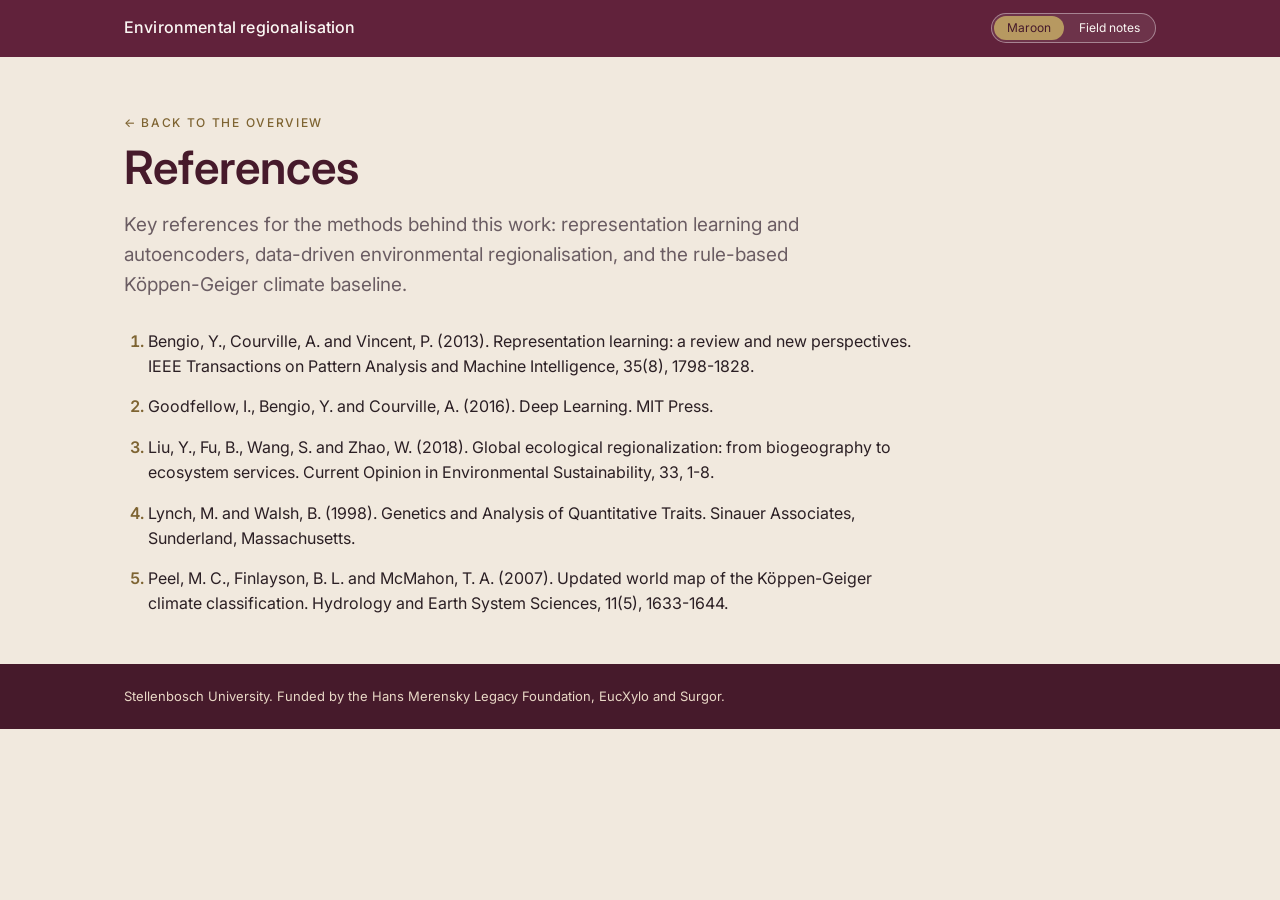
<file: references.html>
<!DOCTYPE html>
<html lang="en">
<head>
  <meta charset="utf-8">
  <meta name="viewport" content="width=device-width, initial-scale=1">
  <title>References - A feature-learning approach to environmental regionalisation</title>
  <script>try { var t = localStorage.getItem('siteTheme'); if (t) document.documentElement.setAttribute('data-theme', t); } catch (e) {}</script>
  <link rel="preconnect" href="https://fonts.googleapis.com">
  <link rel="preconnect" href="https://fonts.gstatic.com" crossorigin>
  <link href="https://fonts.googleapis.com/css2?family=Fraunces:opsz,wght@9..144,400;9..144,500;9..144,600&family=Inter:wght@400;500;600&display=swap" rel="stylesheet">
  <link rel="stylesheet" href="css/styles.css?v=3">
</head>
<body>
  <header class="site-header">
    <div class="wrap header-inner">
      <span class="brand"><a href="index.html" class="brand-link">Environmental regionalisation</a></span>
      <div class="theme-switch" role="group" aria-label="Visual theme">
        <button type="button" data-theme-set="maroon" class="active">Maroon</button>
        <button type="button" data-theme-set="fable">Field notes</button>
      </div>
    </div>
  </header>

  <main>
    <section class="hero">
      <div class="wrap">
        <p class="eyebrow"><a href="index.html" class="back-link">&larr; Back to the overview</a></p>
        <h1>References</h1>
        <p class="lede">Key references for the methods behind this work: representation learning and autoencoders, data-driven environmental regionalisation, and the rule-based K&ouml;ppen-Geiger climate baseline.</p>
        <ol class="ref-list">
          <li>Bengio, Y., Courville, A. and Vincent, P. (2013). Representation learning: a review and new perspectives. IEEE Transactions on Pattern Analysis and Machine Intelligence, 35(8), 1798-1828.</li>
          <li>Goodfellow, I., Bengio, Y. and Courville, A. (2016). Deep Learning. MIT Press.</li>
          <li>Liu, Y., Fu, B., Wang, S. and Zhao, W. (2018). Global ecological regionalization: from biogeography to ecosystem services. Current Opinion in Environmental Sustainability, 33, 1-8.</li>
          <li>Lynch, M. and Walsh, B. (1998). Genetics and Analysis of Quantitative Traits. Sinauer Associates, Sunderland, Massachusetts.</li>
          <li id="ref-peel">Peel, M. C., Finlayson, B. L. and McMahon, T. A. (2007). Updated world map of the K&ouml;ppen-Geiger climate classification. Hydrology and Earth System Sciences, 11(5), 1633-1644.</li>
        </ol>
      </div>
    </section>
  </main>

  <footer class="site-footer">
    <div class="wrap">
      <p>Stellenbosch University. Funded by the Hans Merensky Legacy Foundation, EucXylo and Surgor.</p>
    </div>
  </footer>

  <script>
    (function () {
      var buttons = Array.prototype.slice.call(document.querySelectorAll('[data-theme-set]'));
      function applyTheme(name) {
        document.documentElement.setAttribute('data-theme', name);
        try { localStorage.setItem('siteTheme', name); } catch (e) {}
        buttons.forEach(function (b) { b.classList.toggle('active', b.getAttribute('data-theme-set') === name); });
      }
      buttons.forEach(function (b) {
        b.addEventListener('click', function () { applyTheme(b.getAttribute('data-theme-set')); });
      });
      var saved = 'maroon';
      try { saved = localStorage.getItem('siteTheme') || 'maroon'; } catch (e) {}
      applyTheme(saved);
    })();
  </script>
</body>
</html>
</file>
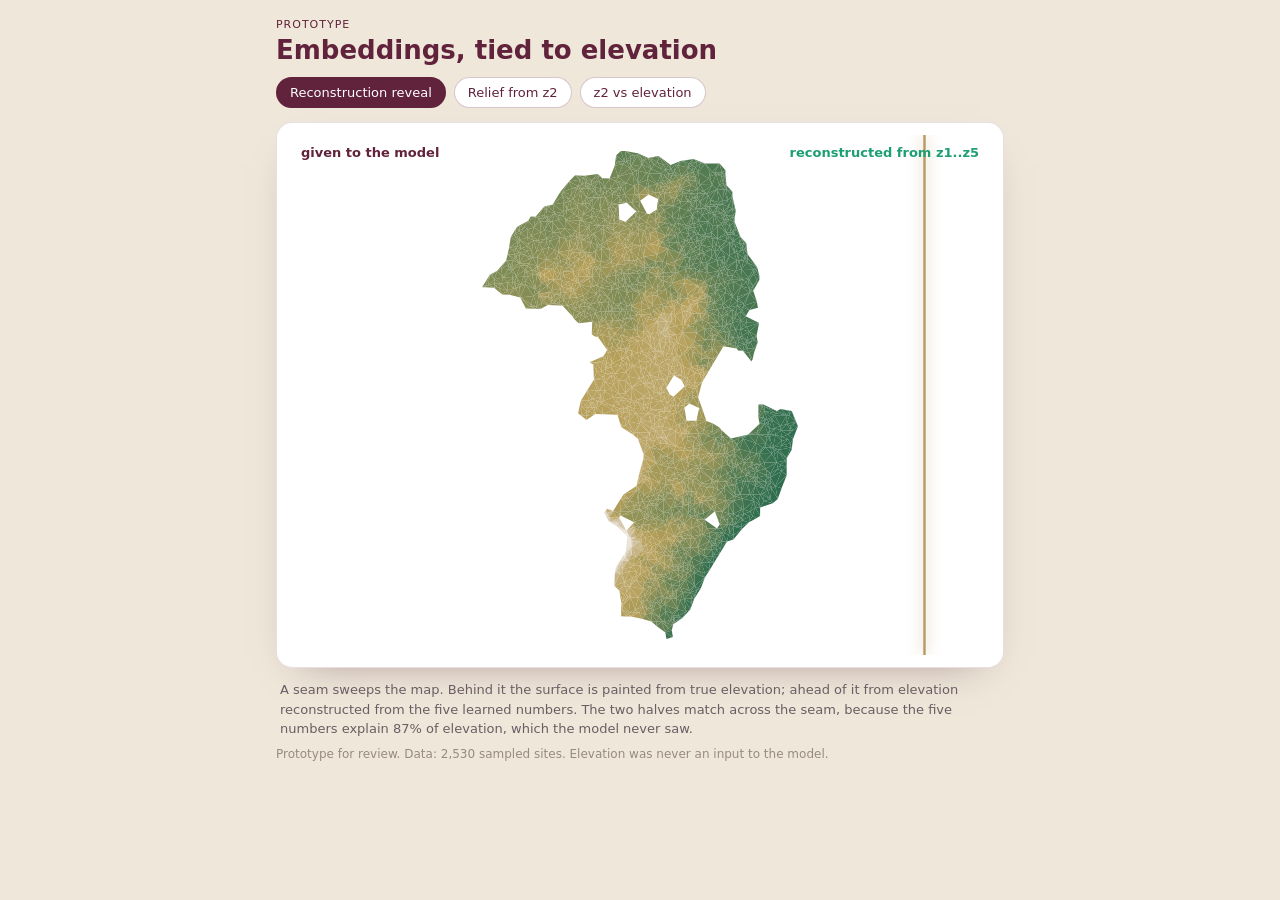
<file: prototypes/animations.html>
<!doctype html>
<html lang="en">
<head>
  <meta charset="utf-8">
  <meta name="viewport" content="width=device-width, initial-scale=1">
  <title>Embedding + elevation animations (prototype)</title>
  <style>
    :root { --paper:#FBF8F4; --ink:#2B1F24; --muted:#6B5D63; --maroon:#61223B; --gold:#B79961; }
    * { box-sizing: border-box; }
    body { margin:0; background:#efe7da; color:var(--ink);
      font-family:'Inter',system-ui,-apple-system,Segoe UI,Roboto,sans-serif; }
    .wrap { max-width: 760px; margin: 0 auto; padding: 18px 16px 40px; }
    .tag { font-size:11px; letter-spacing:.09em; text-transform:uppercase; color:var(--maroon); }
    h1 { font-size: clamp(20px,3vw,26px); margin:4px 0 12px; color:var(--maroon); }
    .modes { display:flex; flex-wrap:wrap; gap:8px; margin-bottom:14px; }
    .modes button { border:1px solid rgba(97,34,59,0.25); background:#fff; color:var(--maroon);
      border-radius:999px; padding:7px 13px; font:inherit; font-size:13px; cursor:pointer; }
    .modes button.active { background:var(--maroon); color:#fff; border-color:transparent; }
    .card { background:#fff; border:1px solid rgba(97,34,59,0.14); border-radius:16px; padding:12px;
      box-shadow:0 16px 40px -26px rgba(70,26,43,0.5); }
    canvas { display:block; width:100%; height:520px; border-radius:10px; }
    @media (max-width:640px){ canvas { height:440px; } }
    .cap { margin:12px 4px 0; font-size:13px; line-height:1.5; color:var(--muted); }
    .hint { margin-top:8px; font-size:12px; color:#998a80; }
  </style>
</head>
<body>
  <div class="wrap">
    <div class="tag">Prototype</div>
    <h1>Embeddings, tied to elevation</h1>
    <div class="modes" id="modes">
      <button data-mode="reveal" class="active">Reconstruction reveal</button>
      <button data-mode="relief">Relief from z2</button>
      <button data-mode="scatter">z2 vs elevation</button>
    </div>
    <div class="card">
      <canvas id="c" aria-label="Animation"></canvas>
    </div>
    <p class="cap" id="cap"></p>
    <p class="hint">Prototype for review. Data: 2,530 sampled sites. Elevation was never an input to the model.</p>
  </div>

  <script src="prototype_data.js"></script>
  <script>
  (function () {
    var cvs = document.getElementById('c'), ctx = cvs.getContext('2d');
    var W = 0, H = 0, DPR = 1;
    var FONT = "'Inter',system-ui,sans-serif";
    var COL = { maroon:'#61223B', gold:'#B79961', ink:'#2B1F24', sub:'#8A7A73', recon:'#1D9E75' };

    var ELEV_STOPS = [[0,[47,110,79]],[0.45,[183,160,90]],[0.78,[214,200,176]],[1,[245,242,236]]];
    function clamp(v,a,b){ return v<a?a:(v>b?b:v); }
    function ease(t){ t=clamp(t,0,1); return t*t*(3-2*t); }
    function lerp(a,b,t){ return a+(b-a)*t; }
    function ramp(st,t){ t=clamp(t,0,1); for(var i=0;i<st.length-1;i++){ if(t<=st[i+1][0]){ var a=st[i],b=st[i+1],u=(t-a[0])/((b[0]-a[0])||1); return [lerp(a[1][0],b[1][0],u),lerp(a[1][1],b[1][1],u),lerp(a[1][2],b[1][2],u)]; } } return st[st.length-1][1]; }
    function rgb(c){ return 'rgb('+(c[0]|0)+','+(c[1]|0)+','+(c[2]|0)+')'; }
    function shade(c,s){ return rgb([c[0]*s,c[1]*s,c[2]*s]); }

    var D = null, px = null, py = null;
    var rTrue = null, rRecon = null;             // offscreen rasters (reveal)
    var rZ2 = null, rElev = null, lightT = -1;   // offscreen reliefs (relief)
    var IX = { lon:0, lat:1, elev:2, z2:4, z4:6, ehat:8 };

    function project() {
      var b = D.bounds, lon0=b.lon[0], lon1=b.lon[1], lat0=b.lat[0], lat1=b.lat[1];
      var midlat = (lat0+lat1)/2, cosl = Math.cos(midlat*Math.PI/180);
      var spanX = (lon1-lon0)*cosl, spanY = (lat1-lat0);
      var m = 16, availW = W-2*m, availH = H-2*m;
      var sc = Math.min(availW/spanX, availH/spanY);
      var offX = (W - spanX*sc)/2, offY = (H - spanY*sc)/2;
      var s = D.sites, n = s.length;
      px = new Float32Array(n); py = new Float32Array(n);
      for (var i=0;i<n;i++){
        var ux = (s[i][0]-lon0)*cosl, uy = (s[i][1]-lat0);
        px[i] = offX + ux*sc;
        py[i] = offY + (spanY-uy)*sc;
      }
    }

    function norm(val, rng){ return clamp((val-rng[0])/((rng[1]-rng[0])||1), 0, 1); }

    // ---- offscreen field raster (reveal): flat-fill triangles by a value index ----
    function buildField(valIdx, rngKey) {
      var off = document.createElement('canvas'); off.width=Math.round(W*DPR); off.height=Math.round(H*DPR);
      var o = off.getContext('2d'); o.setTransform(DPR,0,0,DPR,0,0);
      var s=D.sites, t=D.tris, rng=D.ranges[rngKey];
      for (var k=0;k<t.length;k++){
        var a=t[k][0],b=t[k][1],c=t[k][2];
        var mv=(s[a][valIdx]+s[b][valIdx]+s[c][valIdx])/3;
        o.beginPath(); o.moveTo(px[a],py[a]); o.lineTo(px[b],py[b]); o.lineTo(px[c],py[c]); o.closePath();
        o.fillStyle = rgb(ramp(ELEV_STOPS, norm(mv,rng)));
        o.fill();
      }
      return off;
    }

    // ---- offscreen relief raster (relief): shaded by a height index ----
    function buildRelief(hIdx, rngKey, hScale, L, flip) {
      var off = document.createElement('canvas'); off.width=Math.round(W*DPR); off.height=Math.round(H*DPR);
      var o = off.getContext('2d'); o.setTransform(DPR,0,0,DPR,0,0);
      var s=D.sites, t=D.tris, rng=D.ranges[rngKey];
      function hAt(i){ return norm((s[i][hIdx]*(flip||1)), rng); }
      var Ln = Math.hypot(L[0],L[1],L[2]); var lx=L[0]/Ln, ly=L[1]/Ln, lz=L[2]/Ln;
      for (var k=0;k<t.length;k++){
        var a=t[k][0],b=t[k][1],c=t[k][2];
        var ha=hAt(a),hb=hAt(b),hc=hAt(c);
        // math coords: X=px, Y=-py (up), Z=height
        var ax=px[a],ay=-py[a],az=ha*hScale, bx=px[b],by=-py[b],bz=hb*hScale, cx=px[c],cy=-py[c],cz=hc*hScale;
        var ux=bx-ax,uy=by-ay,uz=bz-az, vx=cx-ax,vy=cy-ay,vz=cz-az;
        var nx=uy*vz-uz*vy, ny=uz*vx-ux*vz, nz=ux*vy-uy*vx;
        var nl=Math.hypot(nx,ny,nz)||1; if(nz<0){nx=-nx;ny=-ny;nz=-nz;}
        var sh = clamp((nx*lx+ny*ly+nz*lz)/nl, 0, 1);
        sh = 0.34 + 0.66*sh;
        var mv=(ha+hb+hc)/3;
        o.beginPath(); o.moveTo(px[a],py[a]); o.lineTo(px[b],py[b]); o.lineTo(px[c],py[c]); o.closePath();
        o.fillStyle = shade(ramp(ELEV_STOPS, mv), sh);
        o.fill();
      }
      return off;
    }

    function rebuild() {
      project();
      rTrue = buildField(IX.elev, 'elev');
      rRecon = buildField(IX.ehat, 'elev');
      rZ2 = null; rElev = null; lightT = -1;     // relief rebuilt lazily on light step
    }

    function resize() {
      DPR = Math.min(window.devicePixelRatio||1, 2);
      W = cvs.clientWidth||700; H = cvs.clientHeight||520;
      cvs.width = Math.round(W*DPR); cvs.height = Math.round(H*DPR);
      ctx.setTransform(DPR,0,0,DPR,0,0);
      if (D) rebuild();
    }

    // -------------------- modes --------------------
    function drawReveal(T) {
      var seam = (0.5 + 0.5*Math.sin(T*0.7)) * W;      // sweeps left-right
      ctx.drawImage(rTrue, 0,0,W,H);
      ctx.save(); ctx.beginPath(); ctx.rect(seam,0,W-seam,H); ctx.clip();
      ctx.drawImage(rRecon, 0,0,W,H); ctx.restore();
      // seam line + glow
      ctx.save();
      ctx.shadowColor='rgba(183,153,97,0.8)'; ctx.shadowBlur=14;
      ctx.strokeStyle=COL.gold; ctx.lineWidth=2.4; ctx.beginPath(); ctx.moveTo(seam,0); ctx.lineTo(seam,H); ctx.stroke();
      ctx.restore();
      ctx.font='600 13px '+FONT; ctx.textBaseline='top';
      ctx.fillStyle=COL.maroon; ctx.textAlign='left';  ctx.fillText('given to the model', 12, 12);
      ctx.fillStyle=COL.recon;  ctx.textAlign='right'; ctx.fillText('reconstructed from z1..z5', W-12, 12);
    }

    function drawRelief(T) {
      var ang = T*0.45;
      var L = [Math.cos(ang)*0.7, 0.78, Math.sin(ang)*0.7];
      var step = Math.floor(T*7);                       // re-light ~7x/sec
      if (step !== lightT) {
        lightT = step;
        var hs = 0.20*H;
        rZ2 = buildRelief(IX.z2, 'z2', hs, L, D.z2_flip);
        rElev = buildRelief(IX.elev, 'elev', hs, L, 1);
      }
      var blend = 0.5 + 0.5*Math.sin(T*0.55);           // 0=z2 relief, 1=elevation relief
      ctx.globalAlpha = 1; ctx.drawImage(rZ2,0,0,W,H);
      ctx.globalAlpha = ease(blend); ctx.drawImage(rElev,0,0,W,H); ctx.globalAlpha=1;
      ctx.font='600 13px '+FONT; ctx.textBaseline='top'; ctx.textAlign='left';
      ctx.fillStyle=COL.maroon; ctx.fillText(blend<0.5?'relief built from z2 only':'real elevation', 12, 12);
      ctx.font='12px '+FONT; ctx.fillStyle=COL.sub;
      ctx.fillText('Spearman(z2, elevation) = 0.83', 12, 32);
    }

    // scatter state
    var scP = null;
    function setupScatter(){ scP = D.sites.map(function(_,i){ return { hx:px[i], hy:py[i] }; }); }
    function axisRect(){ return { l: 64, r: W-22, t: 26, b: H-40 }; }
    function drawScatter(T) {
      if (!scP || scP.length!==D.sites.length) setupScatter();
      var R = axisRect();
      var period = 9.0, ph = (T % period);
      var useZ4 = ph > period/2;                        // first half z2, second half z4
      var local = useZ4 ? (ph-period/2) : ph;
      var t = ease(clamp(local/1.6, 0, 1));             // assemble over 1.6s, then hold
      var idx = useZ4 ? IX.z4 : IX.z2, rngKey = useZ4 ? 'z4' : 'z2';
      var rng = D.ranges[rngKey], er = D.ranges.elev, flip = useZ4?1:D.z2_flip;
      // axes
      ctx.strokeStyle='rgba(120,100,90,0.35)'; ctx.lineWidth=1;
      ctx.beginPath(); ctx.moveTo(R.l,R.t); ctx.lineTo(R.l,R.b); ctx.lineTo(R.r,R.b); ctx.stroke();
      ctx.fillStyle=COL.sub; ctx.font='12px '+FONT;
      ctx.save(); ctx.translate(18,(R.t+R.b)/2); ctx.rotate(-Math.PI/2); ctx.textAlign='center'; ctx.fillText('elevation',0,0); ctx.restore();
      ctx.textAlign='center'; ctx.textBaseline='top'; ctx.fillText(useZ4?'latent z4':'latent z2 (height axis)',(R.l+R.r)/2,R.b+14);
      var s=D.sites;
      for (var i=0;i<s.length;i++){
        var tx = R.l + norm(s[i][idx]*flip, rng)*(R.r-R.l);
        var ty = R.b - norm(s[i][IX.elev], er)*(R.b-R.t);
        var x = lerp(scP[i].hx, tx, t), y = lerp(scP[i].hy, ty, t);
        var c = ramp(ELEV_STOPS, norm(s[i][IX.elev], er));
        ctx.beginPath(); ctx.arc(x,y,2.4,0,7); ctx.fillStyle=rgb(c); ctx.globalAlpha=0.82; ctx.fill();
      }
      ctx.globalAlpha=1;
      // regression line + rho (only when assembled)
      if (t>0.85){
        var rho = useZ4 ? D.spearman.z4 : D.spearman.z2;
        if (!useZ4){
          ctx.strokeStyle=COL.maroon; ctx.lineWidth=2; ctx.globalAlpha=clamp((t-0.85)/0.15,0,1);
          ctx.beginPath(); ctx.moveTo(R.l, R.b-0.06*(R.b-R.t)); ctx.lineTo(R.r, R.t+0.06*(R.b-R.t)); ctx.stroke();
          ctx.globalAlpha=1;
        }
        ctx.fillStyle=COL.maroon; ctx.font='600 13px '+FONT; ctx.textAlign='right'; ctx.textBaseline='top';
        ctx.fillText('Spearman = '+(rho>=0?'+':'')+rho.toFixed(2), R.r-6, R.t+4);
      }
    }

    var CAPS = {
      reveal: 'A seam sweeps the map. Behind it the surface is painted from true elevation; ahead of it from elevation reconstructed from the five learned numbers. The two halves match across the seam, because the five numbers explain 87% of elevation, which the model never saw.',
      relief: 'A shaded mountain relief built only from latent axis z2, cross-faded against the relief of real elevation. The ridges and basins coincide, so a single learned number traces the terrain.',
      scatter: 'Every site flies from its map position into a plot of z2 against elevation, landing on a tight rising band (Spearman 0.83). The second beat re-sorts by z4, which carries almost no height signal (0.10), so the cloud stays formless.'
    };

    var mode = 'reveal', CLOCK = 0, last = null;
    function frame(ts){
      if (last==null) last=ts; var dt=Math.min((ts-last)/1000,0.05); last=ts; CLOCK+=dt;
      ctx.clearRect(0,0,W,H);
      if (D){
        if (mode==='reveal') drawReveal(CLOCK);
        else if (mode==='relief') drawRelief(CLOCK);
        else drawScatter(CLOCK);
      }
      requestAnimationFrame(frame);
    }

    document.getElementById('modes').addEventListener('click', function(e){
      var b = e.target.closest('button'); if(!b) return;
      mode = b.getAttribute('data-mode'); CLOCK = 0; scP = null;
      [].forEach.call(this.querySelectorAll('button'), function(x){ x.classList.toggle('active', x===b); });
      document.getElementById('cap').textContent = CAPS[mode];
    });

    if (window.ResizeObserver) new ResizeObserver(resize).observe(cvs);
    window.addEventListener('resize', resize);

    if (window.PROTOTYPE_DATA) {
      D = window.PROTOTYPE_DATA; resize();
      document.getElementById('cap').textContent = CAPS.reveal;
      requestAnimationFrame(frame);
    } else {
      document.getElementById('cap').textContent = 'Could not load data (prototype_data.js missing).';
    }
  })();
  </script>
</body>
</html>
</file>
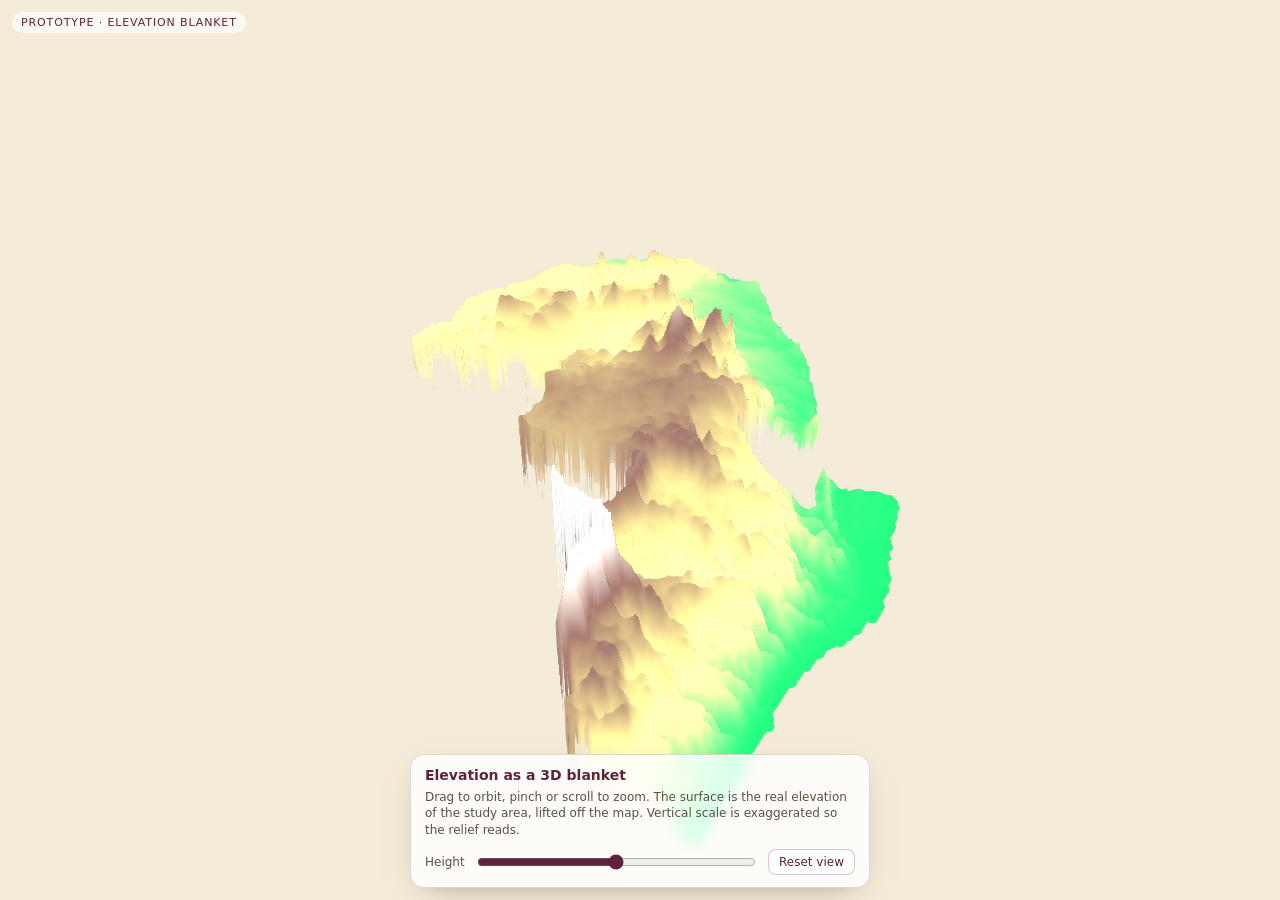
<file: prototypes/terrain3d.html>
<!doctype html>
<html lang="en">
<head>
  <meta charset="utf-8">
  <meta name="viewport" content="width=device-width, initial-scale=1, maximum-scale=1, user-scalable=no">
  <title>3D elevation blanket (prototype)</title>
  <style>
    :root { --paper: #F4ECD8; --ink: #3a2f23; --maroon: #61223B; --gold: #B79961; }
    * { box-sizing: border-box; }
    html, body { margin: 0; height: 100%; background: var(--paper); color: var(--ink);
      font-family: 'Inter', system-ui, -apple-system, Segoe UI, Roboto, sans-serif; overflow: hidden; }
    #app { position: fixed; inset: 0; }
    canvas { display: block; touch-action: none; }
    .panel { position: fixed; left: 12px; right: 12px; bottom: 12px; margin: 0 auto; max-width: 460px;
      background: rgba(255,255,255,0.82); backdrop-filter: blur(6px);
      border: 1px solid rgba(97,34,59,0.18); border-radius: 14px; padding: 12px 14px;
      box-shadow: 0 10px 30px -16px rgba(70,26,43,0.5); }
    .panel h1 { font-size: 14px; margin: 0 0 6px; color: var(--maroon); }
    .panel p { font-size: 12px; line-height: 1.4; margin: 0 0 10px; color: #5b5043; }
    .row { display: flex; align-items: center; gap: 10px; font-size: 12px; }
    .row label { white-space: nowrap; color: #5b5043; }
    input[type=range] { flex: 1; accent-color: var(--maroon); }
    .row button { border: 1px solid rgba(97,34,59,0.25); background: #fff; color: var(--maroon);
      border-radius: 8px; padding: 5px 10px; font: inherit; font-size: 12px; cursor: pointer; }
    .tag { position: fixed; top: 12px; left: 12px; font-size: 11px; letter-spacing: .08em;
      text-transform: uppercase; color: var(--maroon); background: rgba(255,255,255,0.7);
      padding: 4px 9px; border-radius: 999px; }
    #loading { position: fixed; inset: 0; display: flex; align-items: center; justify-content: center;
      font-size: 13px; color: #6b5d4a; }
  </style>
</head>
<body>
  <div id="app"></div>
  <div class="tag">Prototype &middot; elevation blanket</div>
  <div id="loading">Building the terrain&hellip;</div>
  <div class="panel">
    <h1>Elevation as a 3D blanket</h1>
    <p>Drag to orbit, pinch or scroll to zoom. The surface is the real elevation of the study area, lifted off the map. Vertical scale is exaggerated so the relief reads.</p>
    <div class="row">
      <label for="exag">Height</label>
      <input id="exag" type="range" min="0.4" max="4" step="0.05" value="2.2">
      <button id="reset" type="button">Reset view</button>
    </div>
  </div>

  <!-- Self-contained: vendored three.js + OrbitControls (classic scripts) and the
       DEM embedded as data URIs, so the page also works opened as a local file. -->
  <script src="vendor/three.min.js"></script>
  <script src="vendor/OrbitControls.js"></script>
  <script src="dem_data.js"></script>
  <script>
  (function () {
    var loadingEl = document.getElementById('loading');
    if (!window.THREE) { loadingEl.textContent = 'three.js failed to load.'; return; }
    if (!window.DEM_COLOR) { loadingEl.textContent = 'Elevation data failed to load.'; return; }

    var PAPER = 0xF4ECD8;
    var app = document.getElementById('app');

    var renderer = new THREE.WebGLRenderer({ antialias: true });
    renderer.setPixelRatio(Math.min(window.devicePixelRatio || 1, 2));
    renderer.setSize(window.innerWidth, window.innerHeight);
    renderer.outputEncoding = THREE.sRGBEncoding;
    renderer.setClearColor(PAPER, 1);
    app.appendChild(renderer.domElement);

    var scene = new THREE.Scene();
    scene.fog = new THREE.Fog(PAPER, 16, 34);

    var camera = new THREE.PerspectiveCamera(48, window.innerWidth / window.innerHeight, 0.1, 200);
    var START = new THREE.Vector3(0.2, 8.5, 9.5);
    camera.position.copy(START);

    var controls = new THREE.OrbitControls(camera, renderer.domElement);
    controls.enableDamping = true;
    controls.dampingFactor = 0.08;
    controls.minDistance = 4;
    controls.maxDistance = 26;
    controls.maxPolarAngle = 1.45;
    controls.target.set(0, 0.4, 0);

    scene.add(new THREE.AmbientLight(0xffffff, 0.62));
    var sun = new THREE.DirectionalLight(0xfff4e0, 1.25);
    sun.position.set(-6, 9, 4);
    scene.add(sun);
    var rim = new THREE.DirectionalLight(0x9fb6c8, 0.35);
    rim.position.set(5, 4, -6);
    scene.add(rim);

    // Plane sized to the study-area aspect (portrait); textures map onto it.
    var geo = new THREE.PlaneGeometry(6.5, 10, 220, 300);
    geo.rotateX(-Math.PI / 2);

    var exagEl = document.getElementById('exag');
    var loader = new THREE.TextureLoader();
    var loaded = 0;
    function done() { loaded++; if (loaded >= 2 && loadingEl) { loadingEl.remove(); loadingEl = null; } }

    var color = loader.load(window.DEM_COLOR, done);
    color.encoding = THREE.sRGBEncoding;
    var gray = loader.load(window.DEM_GRAY, done);

    var mat = new THREE.MeshStandardMaterial({
      map: color, displacementMap: gray, displacementScale: parseFloat(exagEl.value),
      transparent: true, alphaTest: 0.45, roughness: 0.92, metalness: 0.0, side: THREE.DoubleSide
    });
    var mesh = new THREE.Mesh(geo, mat);
    mesh.position.y = -0.1;
    scene.add(mesh);

    exagEl.addEventListener('input', function () { mat.displacementScale = parseFloat(exagEl.value); });
    document.getElementById('reset').addEventListener('click', function () {
      camera.position.copy(START); controls.target.set(0, 0.4, 0); controls.update();
    });
    window.addEventListener('resize', function () {
      camera.aspect = window.innerWidth / window.innerHeight;
      camera.updateProjectionMatrix();
      renderer.setSize(window.innerWidth, window.innerHeight);
    });

    (function loop() {
      requestAnimationFrame(loop);
      controls.update();
      renderer.render(scene, camera);
    })();
  })();
  </script>
</body>
</html>
</file>
<file: css/styles.css>
:root {
  --page: #F1E9DE;
  --paper: #FBF8F4;
  --ink: #2B1F24;
  --muted: #6B5D63;
  --heading: #461A2B;
  --eyebrow: #7E6432;
  --border: #E0D6C9;
  --header-bg: #61223B;
  --header-text: #FBF8F4;
  --header-sub: #E8CFA0;
  --footer-bg: #461A2B;
  --footer-text: #E9D8C6;
  --switch-border: rgba(255, 255, 255, 0.40);
  --switch-bg: rgba(255, 255, 255, 0.08);
  --switch-active-bg: #B79961;
  --switch-active-text: #461A2B;
  --card-shadow: 0 18px 50px -28px rgba(70, 26, 43, 0.45);
  --card-inset: none;
  --page-bg-image: none;
  --font: 'Inter', 'Segoe UI', system-ui, -apple-system, Roboto, Helvetica, Arial, sans-serif;
  --font-display: 'Inter', 'Segoe UI', system-ui, -apple-system, Roboto, Helvetica, Arial, sans-serif;
  --radius-md: 8px;
  --radius-lg: 14px;
  --radius-xl: 18px;
  --wrap: 1080px;
}

[data-theme="fable"] {
  --page: #E7DBBE;
  --paper: #F4ECD8;
  --ink: #34301F;
  --muted: #756B4F;
  --heading: #4A3A1E;
  --eyebrow: #8A6A2E;
  --border: #CDBE99;
  --header-bg: #E9DFC2;
  --header-text: #4A3A1E;
  --header-sub: #7A6B45;
  --footer-bg: #DBCBA4;
  --footer-text: #4A3A1E;
  --switch-border: rgba(74, 58, 30, 0.35);
  --switch-bg: rgba(74, 58, 30, 0.06);
  --switch-active-bg: #6B4A2A;
  --switch-active-text: #F4ECD8;
  --card-shadow: 0 14px 40px -26px rgba(80, 60, 25, 0.5);
  --card-inset: inset 0 0 0 1px rgba(120, 95, 45, 0.16);
  --page-bg-image: repeating-linear-gradient(to bottom, transparent 0, transparent 31px, rgba(120, 95, 45, 0.07) 31px, rgba(120, 95, 45, 0.07) 32px);
  --font: 'Fraunces', Georgia, 'Times New Roman', serif;
  --font-display: 'Fraunces', Georgia, 'Times New Roman', serif;
}

* { box-sizing: border-box; }

html, body {
  margin: 0;
  padding: 0;
  background-color: var(--page);
  background-image: var(--page-bg-image);
  color: var(--ink);
  font-family: var(--font);
  line-height: 1.6;
  -webkit-font-smoothing: antialiased;
}
body { position: relative; overflow-x: clip; }

/* Decorative scratchpad: faint hand-drawn sprites behind all content. */
.scratchpad {
  position: absolute;
  inset: 0;
  z-index: 0;
  overflow: hidden;
  pointer-events: none;
}
.scratchpad .sprite {
  position: absolute;
  width: var(--w, 200px);
  height: auto;
  opacity: var(--op, 0.11);
  mix-blend-mode: multiply;
  transform: rotate(var(--r, 0deg)) scaleX(var(--sx, 1));
  transform-origin: center;
}
[data-theme="fable"] .scratchpad .sprite { opacity: calc(var(--op, 0.11) * 1.5); }
.site-header, main, .site-footer { position: relative; z-index: 1; }

.wrap {
  max-width: var(--wrap);
  margin: 0 auto;
  padding: 0 24px;
}

.site-header {
  background: var(--header-bg);
  color: var(--header-text);
  border-bottom: 1px solid transparent;
}
[data-theme="fable"] .site-header { border-bottom-color: var(--border); }
.header-inner {
  display: flex;
  align-items: center;
  justify-content: space-between;
  gap: 12px;
  height: 56px;
}
.brand {
  font-family: var(--font-display);
  font-weight: 500;
  font-size: 16px;
  letter-spacing: 0.01em;
}

.theme-switch {
  display: inline-flex;
  align-items: center;
  gap: 2px;
  padding: 2px;
  border: 1px solid var(--switch-border);
  border-radius: 999px;
  background: var(--switch-bg);
}
.theme-switch button {
  appearance: none;
  border: 0;
  background: transparent;
  color: var(--header-text);
  font-family: var(--font);
  font-size: 12px;
  line-height: 1;
  padding: 6px 13px;
  border-radius: 999px;
  cursor: pointer;
  transition: background 0.15s ease, color 0.15s ease;
}
.theme-switch button.active {
  background: var(--switch-active-bg);
  color: var(--switch-active-text);
}

.hero {
  position: relative;
  padding: 56px 0 8px;
}
.eyebrow {
  margin: 0 0 10px;
  text-transform: uppercase;
  letter-spacing: 0.14em;
  font-size: 12px;
  font-weight: 500;
  color: var(--eyebrow);
}
.hero h1 {
  margin: 0 0 16px;
  font-family: var(--font-display);
  font-weight: 600;
  font-size: clamp(28px, 4.4vw, 46px);
  line-height: 1.12;
  color: var(--heading);
  max-width: 18ch;
}
.lede {
  margin: 0;
  font-size: clamp(16px, 1.6vw, 19px);
  color: var(--muted);
  max-width: 62ch;
}

.ornament {
  position: absolute;
  top: 8px;
  right: 18px;
  width: 150px;
  height: auto;
  color: #6B4A2A;
  opacity: 0;
  pointer-events: none;
  transition: opacity 0.3s ease;
}
[data-theme="fable"] .ornament { opacity: 0.4; }

.anim-section {
  padding: 28px 0 56px;
}
/* Chapter divider marking the start of the feature-learning method. */
.method-divider {
  display: flex;
  align-items: center;
  gap: 22px;
  max-width: 880px;
  margin: 22px auto 0;
}
.method-divider::before,
.method-divider::after {
  content: '';
  flex: 1;
  height: 1px;
  background: var(--border);
}
.method-divider span {
  font-family: var(--font-display);
  font-weight: 600;
  font-size: clamp(16px, 1.9vw, 21px);
  letter-spacing: 0.02em;
  color: var(--heading);
  text-align: center;
}
.method-intro {
  max-width: 760px;
  margin: 12px auto 4px;
  text-align: center;
  font-size: clamp(15px, 1.5vw, 17px);
  color: var(--muted);
}
@media (max-width: 560px) {
  .method-divider { gap: 12px; }
  .method-divider span { font-size: 16px; }
}
.anim-card {
  margin: 0;
  background: var(--paper);
  border: 1px solid var(--border);
  border-radius: var(--radius-xl);
  box-shadow: var(--card-inset), var(--card-shadow);
  padding: 18px 18px 20px;
}
.anim-stage { position: relative; }
#aeCanvas {
  display: block;
  width: 100%;
  height: 470px;
  border-radius: var(--radius-lg);
}
.anim-toggle {
  position: absolute;
  top: 12px;
  right: 12px;
  width: 34px;
  height: 34px;
  display: flex;
  align-items: center;
  justify-content: center;
  padding: 0;
  border: 1px solid var(--border);
  border-radius: var(--radius-md);
  background: var(--paper);
  color: var(--heading);
  cursor: pointer;
  transition: background 0.15s ease, transform 0.05s ease;
}
.anim-toggle:hover { background: var(--page); }
.anim-toggle:active { transform: scale(0.96); }

.legend {
  display: flex;
  flex-wrap: wrap;
  gap: 14px;
  margin-top: 14px;
  font-size: 13px;
  color: var(--muted);
}
.legend .item { display: inline-flex; align-items: center; gap: 6px; }
.swatch { display: inline-block; width: 14px; height: 3px; border-radius: 2px; }
.swatch.dot { width: 10px; height: 10px; border-radius: 50%; }

.anim-caption {
  margin: 16px 2px 0;
  font-size: 15px;
  color: var(--muted);
  max-width: 78ch;
}

.site-footer {
  background: var(--footer-bg);
  color: var(--footer-text);
  padding: 22px 0;
  margin-top: 24px;
}
.site-footer p { margin: 0; font-size: 13px; color: var(--footer-text); }

/* Header nav link + References page */
.header-right { display: inline-flex; align-items: center; gap: 16px; }
.nav-link { color: var(--header-text); text-decoration: none; font-size: 13px; font-weight: 500; opacity: 0.92; }
.nav-link:hover { opacity: 1; text-decoration: underline; }
.brand-link { color: inherit; text-decoration: none; }
.back-link { color: var(--eyebrow); text-decoration: none; font-weight: 500; }
.back-link:hover { text-decoration: underline; }
.ref-list { margin: 28px 0 8px; padding-left: 1.5em; max-width: 80ch; }
.ref-list li { margin: 0 0 16px; font-size: clamp(14px, 1.45vw, 16px); line-height: 1.55; color: var(--ink); }
.ref-list li::marker { color: var(--eyebrow); font-weight: 600; }

/* Koppen-Geiger opening section */
.koppen-section { padding: 20px 0 44px; }
.koppen-fig { margin: 12px auto 26px; max-width: 600px; background: #FFFFFF; border: 1px solid var(--border); border-radius: var(--radius-lg); box-shadow: var(--card-inset), var(--card-shadow); padding: 16px; text-align: center; }
.koppen-fig img { display: block; margin: 0 auto; max-width: 100%; max-height: 600px; width: auto; height: auto; border-radius: 8px; }
.koppen-fig figcaption { margin-top: 12px; font-size: 13px; color: #6B5D63; }
a.cite { color: var(--eyebrow); font-weight: 500; text-decoration: underline; text-underline-offset: 2px; }
a.cite:hover { color: var(--heading); }
.limit-list { margin: 6px 0 22px; padding-left: 1.3em; max-width: 78ch; }
.limit-list li { margin: 0 0 12px; font-size: clamp(15px, 1.5vw, 18px); line-height: 1.55; color: var(--muted); }
.limit-list li strong { color: var(--ink); font-weight: 600; }
.limit-list li::marker { color: var(--eyebrow); }

/* Data opening section: study-area map + time-series snippet */
.data-section { padding: 22px 0 40px; }
.data-fig { margin: 12px auto 24px; max-width: 760px; background: #FFFFFF; border: 1px solid var(--border); border-radius: var(--radius-lg); box-shadow: var(--card-inset), var(--card-shadow); padding: 16px; }
.data-fig img { display: block; width: 100%; height: auto; border-radius: 8px; }
.data-fig figcaption { margin-top: 12px; font-size: 13px; color: #6B5D63; text-align: center; }
#studyMap { width: 100%; height: 480px; border-radius: 8px; }
#tsCanvas { display: block; width: 100%; height: 560px; }
@media (max-width: 640px) { #studyMap { height: 360px; } #tsCanvas { height: 460px; } }

.sr-only {
  position: absolute;
  width: 1px;
  height: 1px;
  padding: 0;
  margin: -1px;
  overflow: hidden;
  clip: rect(0, 0, 0, 0);
  white-space: nowrap;
  border: 0;
}

.bridge-section { padding: 6px 0 0; }
.bridge-wrap {
  display: flex;
  flex-direction: column;
  align-items: center;
  text-align: center;
  opacity: 0;
  transform: translateY(14px);
  transition: opacity 0.5s ease, transform 0.5s ease;
}
.bridge-wrap.in { opacity: 1; transform: none; }
#bridgeCanvas, #bridgeCanvas2 { display: block; width: 100%; max-width: 340px; height: 170px; }
#bridgeCanvas { max-width: 460px; height: 230px; }
.bridge-label { margin: 4px auto 0; max-width: 54ch; font-size: 14px; color: var(--muted); }

.cluster-section { padding: 16px 0 56px; }
.cluster-section h2 {
  margin: 0 0 14px;
  font-family: var(--font-display);
  font-weight: 600;
  font-size: clamp(24px, 3.2vw, 34px);
  line-height: 1.15;
  color: var(--heading);
  max-width: 22ch;
}
.section-lede {
  margin: 0 0 24px;
  max-width: 76ch;
  font-size: clamp(15px, 1.5vw, 18px);
  color: var(--muted);
}
.cluster-grid {
  display: grid;
  grid-template-columns: 1fr 1fr;
  gap: 20px;
  align-items: start;
}
.cluster-grid.single {
  grid-template-columns: minmax(0, 680px);
  justify-content: center;
}

.result-section { padding: 14px 0 56px; }
.result-section h2 {
  margin: 0 0 14px;
  font-family: var(--font-display);
  font-weight: 600;
  font-size: clamp(24px, 3.2vw, 34px);
  line-height: 1.15;
  color: var(--heading);
  max-width: 22ch;
}
.map-panel {
  margin: 0 auto;
  max-width: 880px;
  background: #FFFFFF;
  border: 1px solid var(--border);
  border-radius: var(--radius-lg);
  box-shadow: var(--card-inset), var(--card-shadow);
  padding: 16px;
  opacity: 0;
  transform: translateY(14px);
  transition: opacity 0.5s ease, transform 0.5s ease;
}
.map-panel.in { opacity: 1; transform: none; }
.map-panel img { display: block; width: 100%; height: auto; border-radius: 8px; }
.map-panel figcaption { margin-top: 12px; font-size: 13px; color: #6B5D63; }
#regionMap { width: 100%; height: 540px; border-radius: 10px; }
.map-tools { display: flex; flex-wrap: wrap; align-items: center; gap: 18px; margin-top: 14px; }
.map-opacity { display: inline-flex; align-items: center; gap: 10px; font-size: 13px; color: #6B5D63; }
.map-opacity input { width: 130px; }
.map-legend { display: flex; flex-wrap: wrap; gap: 9px 14px; margin-top: 10px; font-size: 13px; color: #5F5750; }
.map-legend .item { display: inline-flex; align-items: center; gap: 6px; }
.map-legend .swatch.dot { width: 11px; height: 11px; border-radius: 50%; }
.map-legend .n { opacity: 0.75; }
.leaflet-container { font-family: var(--font); }
.region-overlay { transition: opacity 0.3s ease; }

/* Koppen-Geiger map legend: colour swatch, class code, plain meaning, count. */
.koppen-legend { display: grid; grid-template-columns: repeat(2, minmax(0, 1fr)); gap: 8px 22px; margin-top: 12px; }
.koppen-legend .kitem { display: grid; grid-template-columns: 16px auto 1fr auto; align-items: center; gap: 9px; font-size: 13px; color: var(--ink); }
.koppen-legend .kswatch { width: 16px; height: 16px; border-radius: 4px; border: 1px solid rgba(0, 0, 0, 0.25); }
.koppen-legend .kcode { font-weight: 700; color: var(--heading); font-variant-numeric: tabular-nums; }
.koppen-legend .kname { color: var(--muted); }
.koppen-legend .kn { color: var(--muted); opacity: 0.8; font-variant-numeric: tabular-nums; }
@media (max-width: 720px) { .koppen-legend { grid-template-columns: 1fr; } }

#koppenMap { width: 100%; height: 540px; border-radius: 10px; }
@media (max-width: 640px) { #koppenMap { height: 400px; } }

.map-vars { display: inline-flex; flex-wrap: wrap; gap: 6px; }
.map-vars button {
  appearance: none;
  border: 1px solid var(--border);
  background: var(--paper);
  color: var(--heading);
  font-family: var(--font);
  font-size: 12px;
  padding: 6px 11px;
  border-radius: 999px;
  cursor: pointer;
  transition: background 0.15s ease, color 0.15s ease, border-color 0.15s ease;
}
.map-vars button:hover { background: var(--page); }
.map-vars button.active { background: var(--switch-active-bg); color: var(--switch-active-text); border-color: transparent; }

.var-panel { margin-top: 12px; }
.colorbar-wrap { display: flex; align-items: center; gap: 10px; max-width: 540px; }
.colorbar { flex: 1; height: 12px; border-radius: 6px; border: 1px solid var(--border); }
.cb-min, .cb-max { font-size: 12px; color: #6B5D63; white-space: nowrap; }
.var-bars { margin-top: 12px; display: grid; gap: 6px; max-width: 540px; }
.vbar-row { display: flex; align-items: center; gap: 10px; font-size: 12px; color: #5F5750; }
.vbar-label { width: 28px; font-weight: 500; color: var(--heading); }
.vbar-track { flex: 1; height: 12px; background: rgba(0, 0, 0, 0.06); border-radius: 6px; overflow: hidden; }
.vbar-fill { display: block; height: 100%; border-radius: 6px; }
.vbar-val { width: 78px; text-align: right; font-variant-numeric: tabular-nums; }

.profile-section { padding: 16px 0 56px; }
.profile-section h2 {
  margin: 0 0 14px;
  font-family: var(--font-display);
  font-weight: 600;
  font-size: clamp(24px, 3.2vw, 34px);
  line-height: 1.15;
  color: var(--heading);
  max-width: 22ch;
}
.sub-h {
  margin: 30px 0 14px;
  font-family: var(--font-display);
  font-weight: 600;
  font-size: clamp(18px, 2.2vw, 22px);
  color: var(--heading);
}
.fig-panel {
  margin: 0;
  background: #FFFFFF;
  border: 1px solid var(--border);
  border-radius: var(--radius-lg);
  box-shadow: var(--card-inset), var(--card-shadow);
  padding: 14px;
}
.fig-panel.wide { max-width: 880px; margin: 0 auto; }
.fig-panel img { display: block; width: 100%; height: auto; border-radius: 8px; }
.fig-panel figcaption { margin-top: 10px; font-size: 13px; color: #6B5D63; }
.fig-grid {
  display: grid;
  grid-template-columns: 1fr 1fr;
  gap: 18px;
  max-width: 880px;
  margin: 0 auto;
}
.fig-note {
  max-width: 880px;
  margin: 12px auto 0;
  font-size: 13px;
  color: var(--muted);
  text-align: center;
}

/* Case-study variance tables (genotype-by-environment decomposition). */
.gxe-tables { display: flex; gap: 32px; flex-wrap: wrap; justify-content: center; align-items: flex-start; margin-top: 10px; }
.gxe-tables > div { flex: 1 1 440px; min-width: 300px; }
.gxe-tables > div > h3 { margin: 0 0 4px; }
/* Fixed layout with identical column widths so both tables wrap the same way
   and their header and rows line up across the gap. */
.var-table { border-collapse: collapse; width: 100%; table-layout: fixed; font-size: 14px; color: var(--ink); font-variant-numeric: tabular-nums; }
.var-table th, .var-table td { padding: 7px 6px; text-align: right; vertical-align: middle; }
.var-table th:first-child, .var-table td:first-child { text-align: left; }
.var-table th:nth-child(1), .var-table td:nth-child(1) { width: 37%; }
.var-table th:nth-child(2), .var-table td:nth-child(2) { width: 13%; }
.var-table th:nth-child(3), .var-table td:nth-child(3) { width: 16%; }
.var-table th:nth-child(4), .var-table td:nth-child(4) { width: 19%; }
.var-table th:nth-child(5), .var-table td:nth-child(5) { width: 15%; }
.var-table thead th { border-bottom: 2px solid var(--ink); font-weight: 600; font-size: 12px; color: var(--heading); white-space: nowrap; }
.var-table tbody tr { border-bottom: 1px solid var(--border); }
.var-table tbody tr:last-child { border-bottom: 2px solid var(--ink); }
.var-table .hi { font-weight: 700; color: var(--heading); }
/* On a phone the tables stack, so cross-table alignment no longer applies; let
   the headers wrap to avoid overflow in the narrow columns. */
@media (max-width: 560px) { .var-table { font-size: 13px; } .var-table thead th { white-space: normal; } }

/* Case-study mixed-model equations. */
.model-eqns { max-width: 880px; margin: 18px auto 22px; }
.eqn-row { display: flex; gap: 20px; flex-wrap: wrap; }
.model-eqn {
  flex: 1 1 360px;
  background: #FFFFFF;
  border: 1px solid var(--border);
  border-radius: var(--radius-lg);
  box-shadow: var(--card-inset), var(--card-shadow);
  padding: 14px 16px;
  text-align: center;
}
.eqn-cap { margin: 0 0 8px; font-family: var(--font-display); font-weight: 600; font-size: 13px; letter-spacing: 0.02em; color: var(--heading); }
.eqn { margin: 0; font-size: clamp(16px, 2.1vw, 20px); line-height: 1.5; color: var(--ink); font-variant-numeric: tabular-nums; }
.eqn em { font-style: italic; }
.eqn sub { font-size: 0.72em; }
.eqn-where { margin: 14px auto 0; max-width: 820px; font-size: 13px; line-height: 1.6; color: var(--muted); text-align: center; }
.eqn-where em { font-style: italic; }
@media (max-width: 560px) { .eqn { font-size: 16px; } }

/* In-page bar chart: each learned dimension's Spearman correlation with elevation. */
.corr-chart { width: 100%; padding: 6px 2px 2px; }
.corr-chart .cc-rows { display: flex; flex-direction: column; gap: 11px; }
.cc-row { display: grid; grid-template-columns: 28px 1fr 50px; align-items: center; gap: 10px; }
.cc-label { font-size: 13px; font-weight: 600; color: var(--heading); font-variant-numeric: tabular-nums; }
.cc-track { position: relative; height: 16px; background: rgba(0, 0, 0, 0.06); border-radius: 8px; }
.cc-track::before { content: ''; position: absolute; left: 50%; top: -2px; bottom: -2px; width: 1px; background: rgba(0, 0, 0, 0.22); }
.cc-bar { position: absolute; top: 0; height: 100%; width: 0; transition: width 0.95s cubic-bezier(0.22, 1, 0.36, 1); }
.cc-bar.cc-pos { left: 50%; background: var(--switch-active-bg); border-radius: 0 8px 8px 0; }
.cc-bar.cc-neg { right: 50%; background: var(--heading); border-radius: 8px 0 0 8px; }
.corr-chart.cc-in .cc-bar { width: calc(var(--w) * 1%); }
.cc-val { font-size: 13px; color: var(--muted); text-align: right; font-variant-numeric: tabular-nums; }
.cc-axis { display: grid; grid-template-columns: 28px 1fr 50px; gap: 10px; margin-top: 9px; }
.cc-scale { grid-column: 2; display: flex; justify-content: space-between; font-size: 11px; color: var(--muted); }
.panel {
  margin: 0;
  background: var(--paper);
  border: 1px solid var(--border);
  border-radius: var(--radius-lg);
  box-shadow: var(--card-inset), var(--card-shadow);
  padding: 14px;
}
.panel canvas { display: block; width: 100%; height: 360px; border-radius: 10px; }
.panel figcaption { margin-top: 10px; font-size: 13px; color: var(--muted); }
.step-label {
  display: inline-block;
  font-family: var(--font);
  font-size: 13px;
  font-weight: 500;
  color: var(--switch-active-text);
  background: var(--switch-active-bg);
  padding: 5px 13px;
  border-radius: 999px;
  margin-bottom: 10px;
}

@media (max-width: 760px) {
  .cluster-grid { grid-template-columns: 1fr; }
  .panel canvas { height: 320px; }
  .fig-grid { grid-template-columns: 1fr; }
}

@media (max-width: 640px) {
  #aeCanvas { height: 380px; }
  #regionMap { height: 400px; }
  .hero { padding: 36px 0 4px; }
  .ornament { width: 96px; right: 10px; }
  .scratchpad .sprite { opacity: calc(var(--op, 0.11) * 0.7); }
  .scratchpad .sprite.hide-sm { display: none; }
}
</file>
